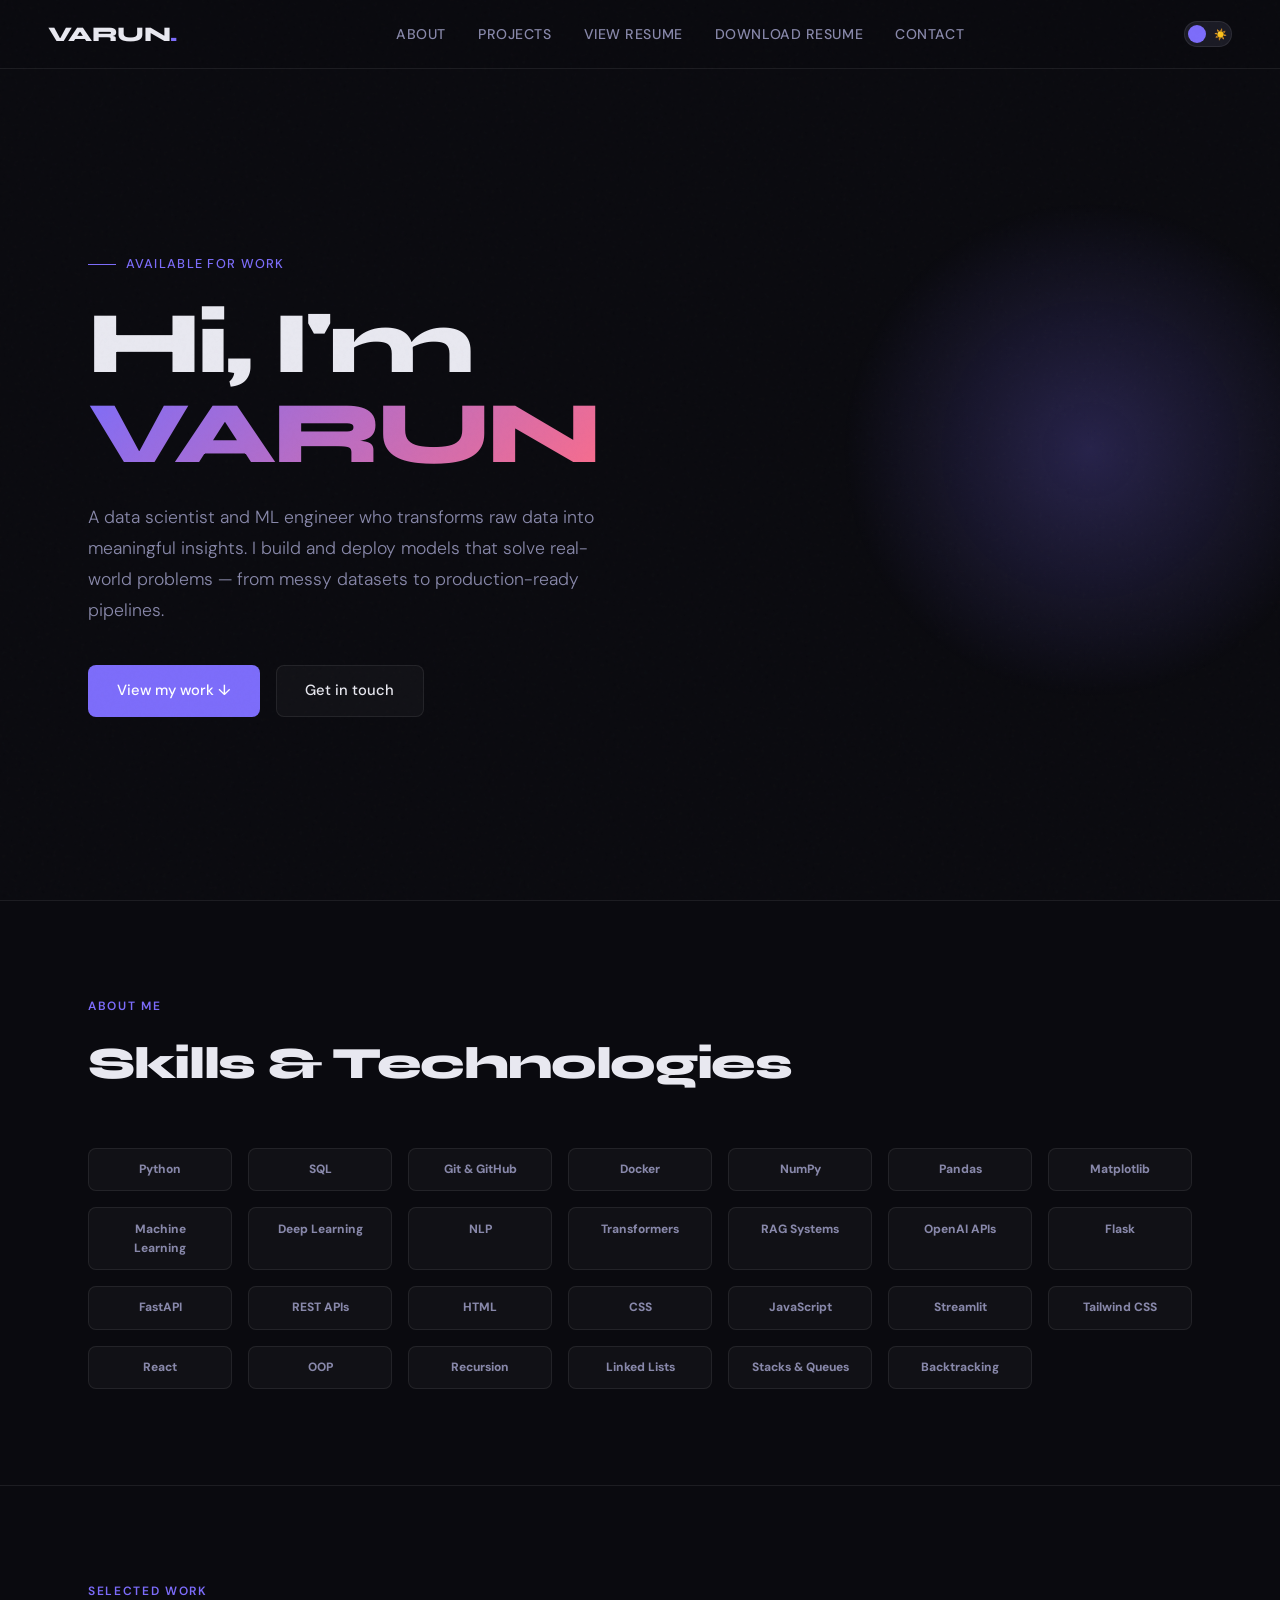
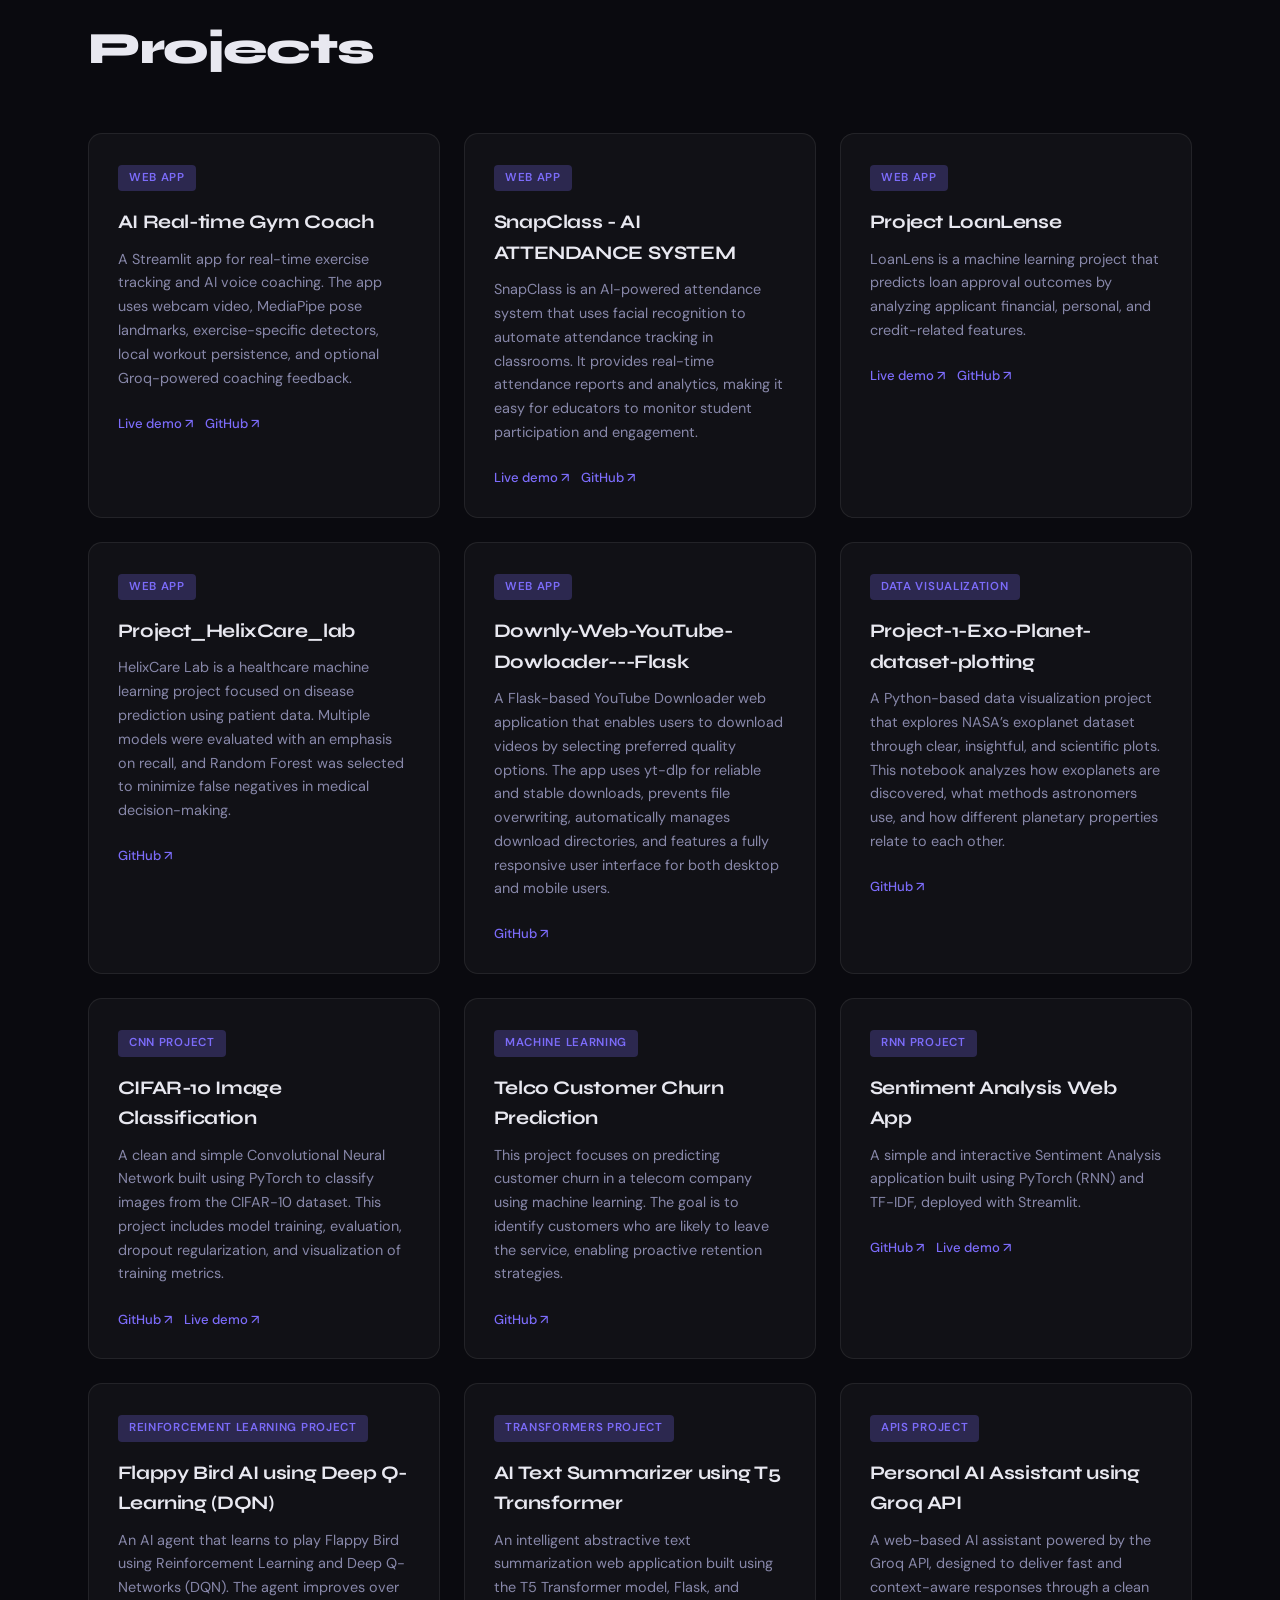
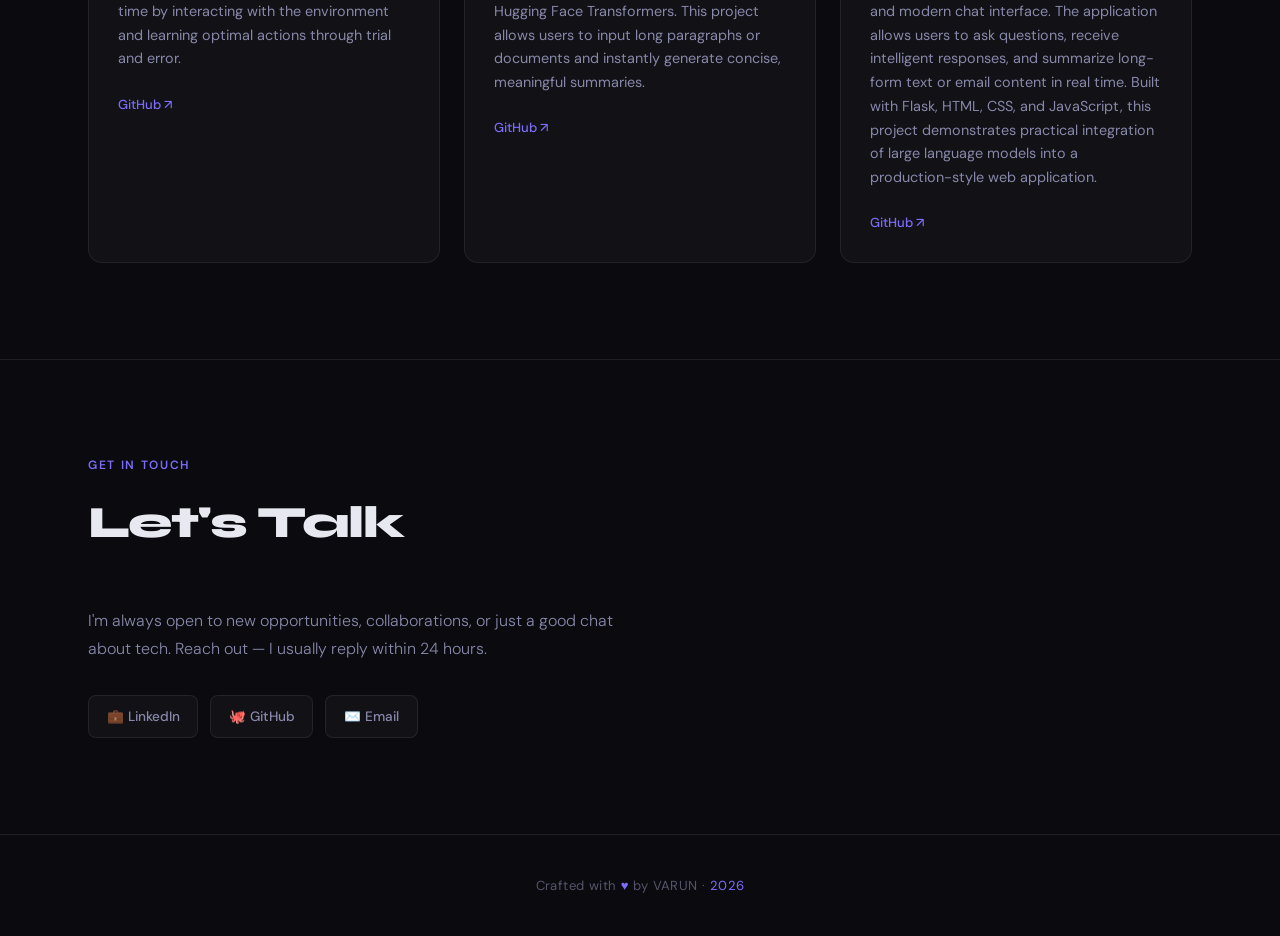
<file: index.html>
<!doctype html>
<html lang="en" data-theme="dark">
  <head>
    <meta charset="UTF-8" />
    <meta name="viewport" content="width=device-width, initial-scale=1.0" />
    <title>Portfolio — VARUN</title>
    <link rel="preconnect" href="https://fonts.googleapis.com" />
    <link rel="preconnect" href="https://fonts.gstatic.com" crossorigin />
    <link
      href="https://fonts.googleapis.com/css2?family=Syne:wght@400;500;600;700;800&family=DM+Sans:ital,opsz,wght@0,9..40,300;0,9..40,400;0,9..40,500;1,9..40,300&display=swap"
      rel="stylesheet"
    />
    <link rel="stylesheet" href="style.css" />
    <link rel="shortcut icon" href="vs.png" type="image/x-icon">
  </head>
  <body>
    <!-- ── NAV ── -->
    <nav>
      <a href="#" class="nav-logo">VARUN<span>.</span></a>
      <ul class="nav-links">
        <li><a href="#about">About</a></li>
        <li><a href="#projects">Projects</a></li>
        <li>
          <a
            href="Varun_Saxena_DS_Resume.pdf"
            target="_blank"
            class="resume-btn"
          >
            View Resume
          </a>
        </li>
        <li>
          <a
            href="/Varun_Saxena_DS_Resume.pdf"
            download="Varun_Saxena_DS_Resume.pdf"
            class="resume-btn"
          >
            Download Resume
          </a>
        </li>
        <li><a href="#contact">Contact</a></li>
      </ul>
      <div class="nav-right">
        <button class="hamburger" id="hamburger" aria-label="Toggle menu">
          <span></span>
          <span></span>
          <span></span>
        </button>
        <button class="theme-toggle" id="themeToggle" aria-label="Toggle theme">
          <span class="theme-icon moon">🌙</span>
          <span class="theme-icon sun">☀️</span>
        </button>
      </div>
    </nav>

    <!-- ── HERO ── -->
    <div style="max-width: 1200px; margin: 0 auto; position: relative">
      <div class="hero">
        <div class="hero-content">
          <div class="hero-eyebrow">Available for work</div>
          <h1>Hi, I'm <span class="gradient-text">VARUN</span></h1>
          <p class="hero-bio">
            A data scientist and ML engineer who transforms raw data into
            meaningful insights. I build and deploy models that solve real-world
            problems — from messy datasets to production-ready pipelines.
          </p>
          <div class="hero-actions">
            <a href="#projects" class="btn btn-primary">View my work ↓</a>
            <a href="#contact" class="btn btn-outline">Get in touch</a>
          </div>
        </div>
        <div class="hero-blob"></div>
      </div>
    </div>

    <div class="section-divider"></div>

    <!-- ── ABOUT / SKILLS ── -->
    <section id="about">
      <div class="reveal">
        <p class="section-label">About me</p>
        <h2 class="section-title">Skills &amp; Technologies</h2>
      </div>
      <div class="skills-grid reveal">
        <!-- Programming & Core -->
        <div class="skill-pill">Python</div>
        <div class="skill-pill">SQL</div>
        <div class="skill-pill">Git & GitHub</div>
        <div class="skill-pill">Docker</div>

        <!-- Data Analysis -->
        <div class="skill-pill">NumPy</div>
        <div class="skill-pill">Pandas</div>
        <div class="skill-pill">Matplotlib</div>

        <!-- Machine Learning & AI -->
        <div class="skill-pill">Machine Learning</div>
        <div class="skill-pill">Deep Learning</div>
        <div class="skill-pill">NLP</div>
        <div class="skill-pill">Transformers</div>
        <div class="skill-pill">RAG Systems</div>
        <div class="skill-pill">OpenAI APIs</div>

        <!-- Backend & APIs -->
        <div class="skill-pill">Flask</div>
        <div class="skill-pill">FastAPI</div>
        <div class="skill-pill">REST APIs</div>

        <!-- Frontend -->
        <div class="skill-pill">HTML</div>
        <div class="skill-pill">CSS</div>
        <div class="skill-pill">JavaScript</div>
        <div class="skill-pill">Streamlit</div>
        <div class="skill-pill">Tailwind CSS</div>
        <div class="skill-pill">React</div>

        <!-- CS Fundamentals -->
        <div class="skill-pill">OOP</div>
        <div class="skill-pill">Recursion</div>
        <div class="skill-pill">Linked Lists</div>
        <div class="skill-pill">Stacks & Queues</div>
        <div class="skill-pill">Backtracking</div>
      </div>
    </section>

    <div class="section-divider"></div>

    <!-- ── PROJECTS ── -->
    <section id="projects">
      <div class="reveal">
        <p class="section-label">Selected work</p>
        <h2 class="section-title">Projects</h2>
      </div>
      <div class="projects-grid">
        <div class="project-card reveal">
          <span class="project-tag">Web App</span>
          <h3>AI Real-time Gym Coach</h3>
          <p>
            A Streamlit app for real-time exercise tracking and AI voice coaching. The app uses webcam video, MediaPipe pose landmarks, exercise-specific detectors, local workout persistence, and optional Groq-powered coaching feedback.
          </p>
          <div class="project-links">
            <a
              href="https://real-time-ai-gym-trainer.netlify.app/"
              class="project-link"
              >Live demo ↗</a
            >
            <a
              href="https://github.com/VarunSaxena07/AI_REAL-TIME_GYM_COACH"
              class="project-link"
              >GitHub ↗</a
            >
          </div>
        </div>
        <div class="project-card reveal">
          <span class="project-tag">Web App</span>
          <h3>SnapClass - AI ATTENDANCE SYSTEM</h3>
          <p>
            SnapClass is an AI-powered attendance system that uses facial
            recognition to automate attendance tracking in classrooms. It
            provides real-time attendance reports and analytics, making it easy
            for educators to monitor student participation and engagement.
          </p>
          <div class="project-links">
            <a
              href="https://snap-class-landing-page-alpha.vercel.app/"
              class="project-link"
              >Live demo ↗</a
            >
            <a
              href="https://github.com/VarunSaxena07/SnapClass-Ai_Attendance_System"
              class="project-link"
              >GitHub ↗</a
            >
          </div>
        </div>
        <div class="project-card reveal">
          <span class="project-tag">Web App</span>
          <h3>Project LoanLense</h3>
          <p>
            LoanLens is a machine learning project that predicts loan approval
            outcomes by analyzing applicant financial, personal, and
            credit-related features.
          </p>
          <div class="project-links">
            <a
              href="https://loanlens-loanpredictor.streamlit.app/"
              class="project-link"
              >Live demo ↗</a
            >
            <a
              href="https://github.com/VarunSaxena07/ML_Project_LoanLens"
              class="project-link"
              >GitHub ↗</a
            >
          </div>
        </div>

        <div class="project-card reveal">
          <span class="project-tag">Web App</span>
          <h3>Project_HelixCare_lab</h3>
          <p>
            HelixCare Lab is a healthcare machine learning project focused on
            disease prediction using patient data. Multiple models were
            evaluated with an emphasis on recall, and Random Forest was selected
            to minimize false negatives in medical decision-making.
          </p>
          <div class="project-links">
            <a
              href="https://github.com/VarunSaxena07/Project_HelixCare_lab"
              class="project-link"
              >GitHub ↗</a
            >
          </div>
        </div>

        <div class="project-card reveal">
          <span class="project-tag">Web App</span>
          <h3>Downly-Web-YouTube-Dowloader---Flask</h3>
          <p>
            A Flask-based YouTube Downloader web application that enables users
            to download videos by selecting preferred quality options. The app
            uses yt-dlp for reliable and stable downloads, prevents file
            overwriting, automatically manages download directories, and
            features a fully responsive user interface for both desktop and
            mobile users.
          </p>
          <div class="project-links">
            <a
              href="https://github.com/VarunSaxena07/Downly-Web-YouTube-Dowloader---Flask"
              class="project-link"
              >GitHub ↗</a
            >
          </div>
        </div>
        <div class="project-card reveal">
          <span class="project-tag">Data visualization</span>
          <h3>Project-1-Exo-Planet-dataset-plotting</h3>
          <p>
            A Python-based data visualization project that explores NASA’s
            exoplanet dataset through clear, insightful, and scientific plots.
            This notebook analyzes how exoplanets are discovered, what methods
            astronomers use, and how different planetary properties relate to
            each other.
          </p>
          <div class="project-links">
            <a
              href="https://github.com/VarunSaxena07/Project-1-Exo-Planet-dataset-plotting"
              class="project-link"
              >GitHub ↗</a
            >
          </div>
        </div>
        <div class="project-card reveal">
          <span class="project-tag">CNN Project</span>
          <h3>CIFAR-10 Image Classification</h3>
          <p>
            A clean and simple Convolutional Neural Network built using PyTorch
            to classify images from the CIFAR-10 dataset. This project includes
            model training, evaluation, dropout regularization, and
            visualization of training metrics.
          </p>
          <div class="project-links">
            <a
              href="https://github.com/VarunSaxena07/pytorch-cifar10-model"
              class="project-link"
              >GitHub ↗</a
            >
            <a
              href="https://image-classifier-cifar10.streamlit.app/"
              class="project-link"
              >Live demo ↗</a
            >
          </div>
        </div>
        <div class="project-card reveal">
          <span class="project-tag">Machine Learning</span>
          <h3>Telco Customer Churn Prediction</h3>
          <p>
            This project focuses on predicting customer churn in a telecom
            company using machine learning. The goal is to identify customers
            who are likely to leave the service, enabling proactive retention
            strategies.
          </p>
          <div class="project-links">
            <a
              href="https://github.com/VarunSaxena07/telco-customer-churn-prediction"
              class="project-link"
              >GitHub ↗</a
            >
          </div>
        </div>
        <div class="project-card reveal">
          <span class="project-tag">RNN Project</span>
          <h3>Sentiment Analysis Web App</h3>
          <p>
            A simple and interactive Sentiment Analysis application built using
            PyTorch (RNN) and TF-IDF, deployed with Streamlit.
          </p>
          <div class="project-links">
            <a
              href="https://github.com/VarunSaxena07/telco-customer-churn-prediction"
              class="project-link"
              >GitHub ↗</a
            >
            <a
              href="https://sentiment--analyzer.streamlit.app/"
              class="project-link"
              >Live demo ↗</a
            >
          </div>
        </div>
        <div class="project-card reveal">
          <span class="project-tag">Reinforcement Learning Project</span>
          <h3>Flappy Bird AI using Deep Q-Learning (DQN)</h3>
          <p>
            An AI agent that learns to play Flappy Bird using Reinforcement
            Learning and Deep Q-Networks (DQN). The agent improves over time by
            interacting with the environment and learning optimal actions
            through trial and error.
          </p>
          <div class="project-links">
            <a
              href="https://github.com/VarunSaxena07/FLAPPY_BIRD"
              class="project-link"
              >GitHub ↗</a
            >
          </div>
        </div>
        <div class="project-card reveal">
          <span class="project-tag">Transformers Project</span>
          <h3>AI Text Summarizer using T5 Transformer</h3>
          <p>
            An intelligent abstractive text summarization web application built
            using the T5 Transformer model, Flask, and Hugging Face
            Transformers. This project allows users to input long paragraphs or
            documents and instantly generate concise, meaningful summaries.
          </p>
          <div class="project-links">
            <a
              href="https://github.com/VarunSaxena07/Ai-TEXT_SUMMARIZER"
              class="project-link"
              >GitHub ↗</a
            >
          </div>
        </div>
        <div class="project-card reveal">
          <span class="project-tag">APIs Project</span>
          <h3>Personal AI Assistant using Groq API</h3>
          <p>
            A web-based AI assistant powered by the Groq API, designed to
            deliver fast and context-aware responses through a clean and modern
            chat interface. The application allows users to ask questions,
            receive intelligent responses, and summarize long-form text or email
            content in real time. Built with Flask, HTML, CSS, and JavaScript,
            this project demonstrates practical integration of large language
            models into a production-style web application.
          </p>
          <div class="project-links">
            <a
              href="https://github.com/VarunSaxena07/PERSONAL_AI_ASSISTANT"
              class="project-link"
              >GitHub ↗</a
            >
          </div>
        </div>
      </div>
    </section>

    <div class="section-divider"></div>

    <!-- ── CONTACT ── -->
    <section id="contact">
      <div class="reveal">
        <p class="section-label">Get in touch</p>
        <h2 class="section-title">Let's Talk</h2>
      </div>
      <div class="contact-grid">
        <div class="contact-text reveal">
          <p>
            I'm always open to new opportunities, collaborations, or just a good
            chat about tech. Reach out — I usually reply within 24 hours.
          </p>
          <div class="social-links">
            <a
              href="https://www.linkedin.com/in/varun-saxena07"
              class="social-link"
              >💼 LinkedIn</a
            >
            <a
              href="https://github.com/VarunSaxena07?tab=repositories"
              class="social-link"
              >🐙 GitHub</a
            >

            <a href="mailto:saxenavarun119@gmail.com" class="social-link"
              >✉️ Email</a
            >
          </div>
        </div>
      </div>
    </section>

    <!-- ── FOOTER ── -->
    <footer>
      Crafted with <span>♥</span> by VARUN · <span id="year"></span>
    </footer>

    <script src="script.js"></script>
  </body>
</html>
</file>
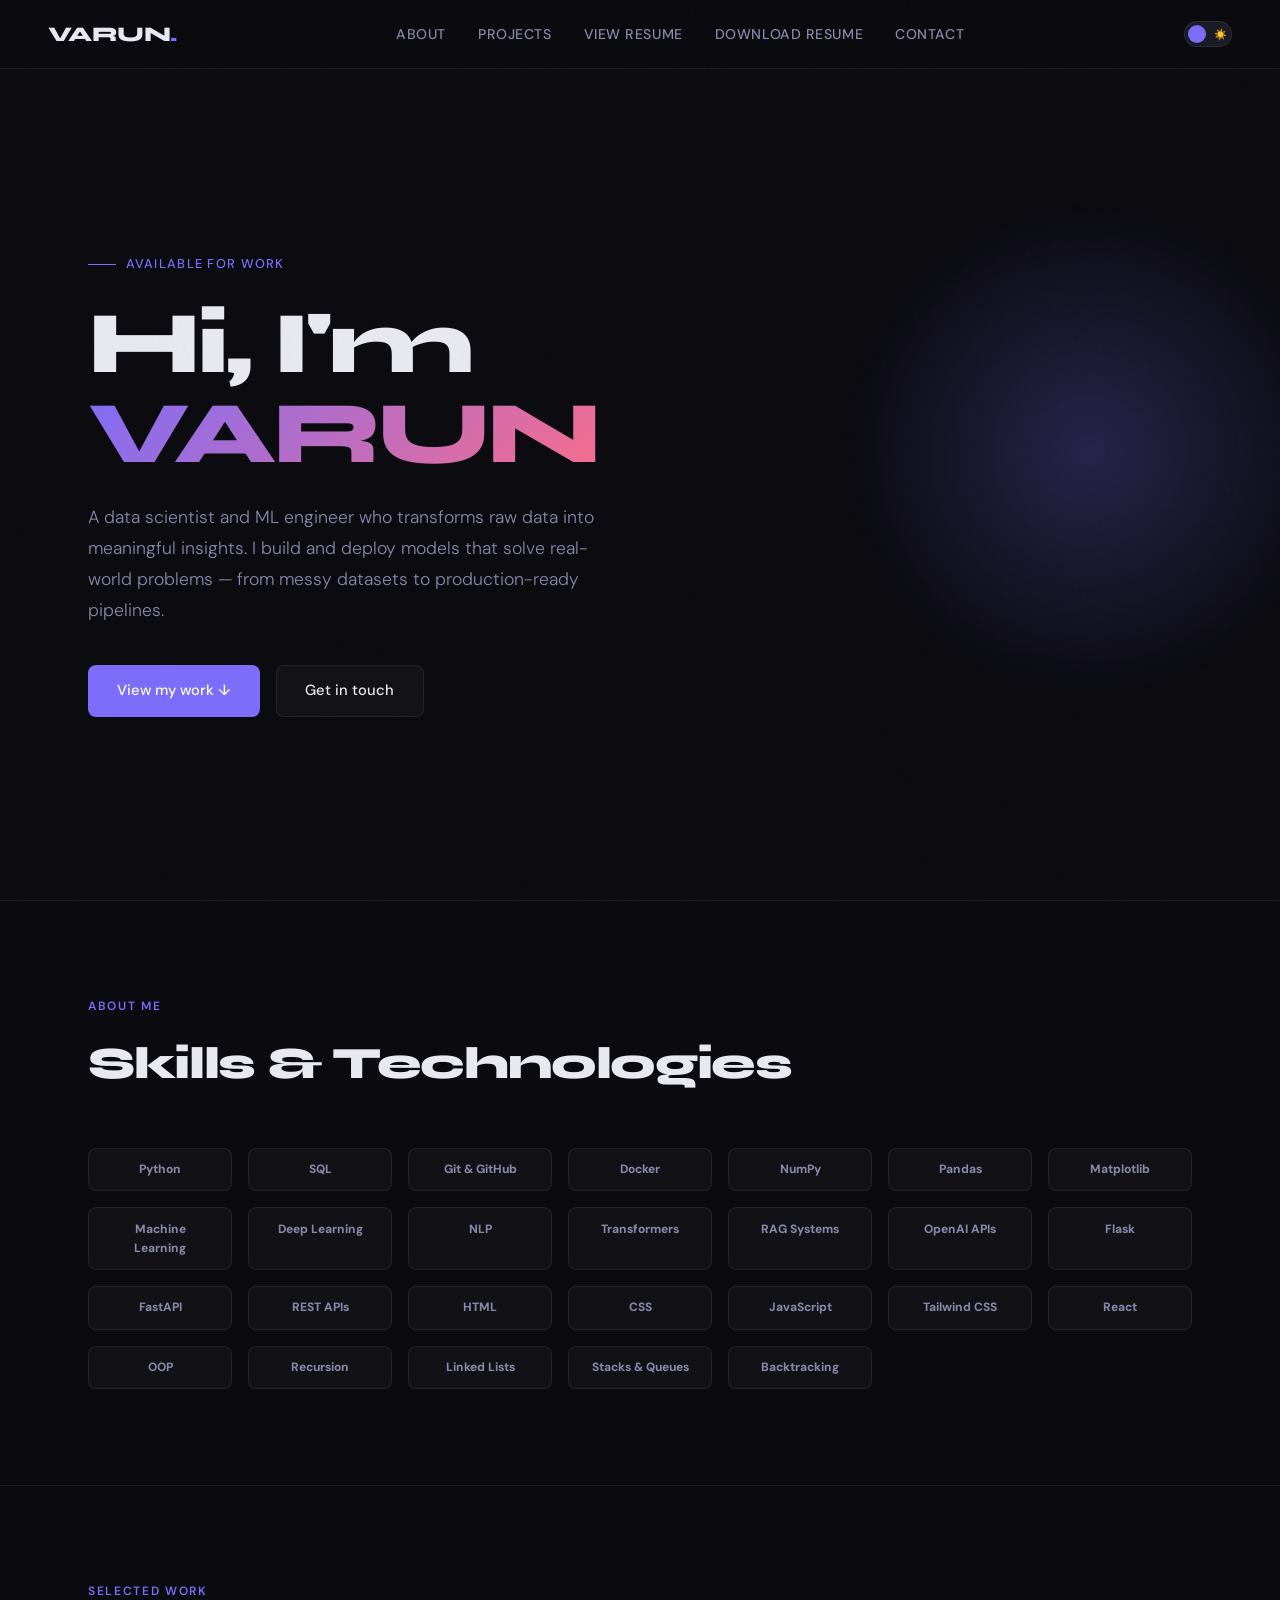
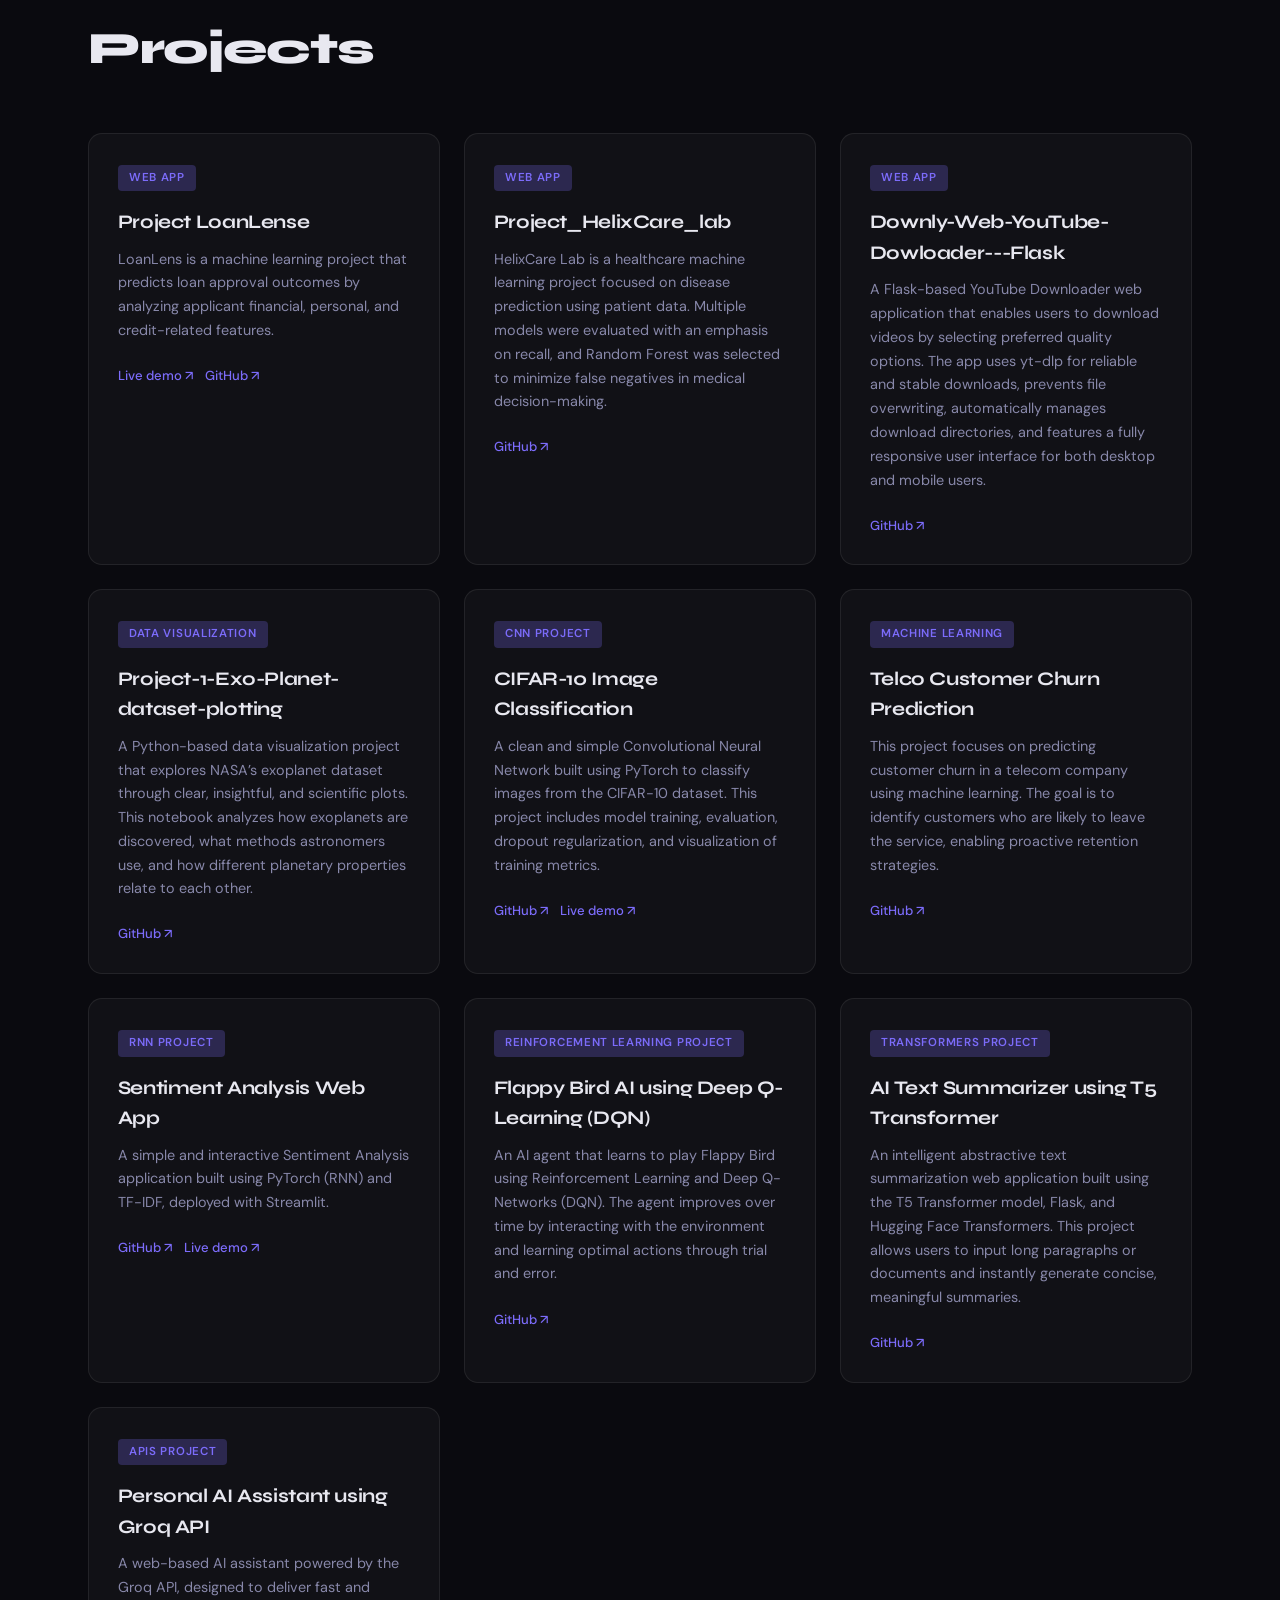
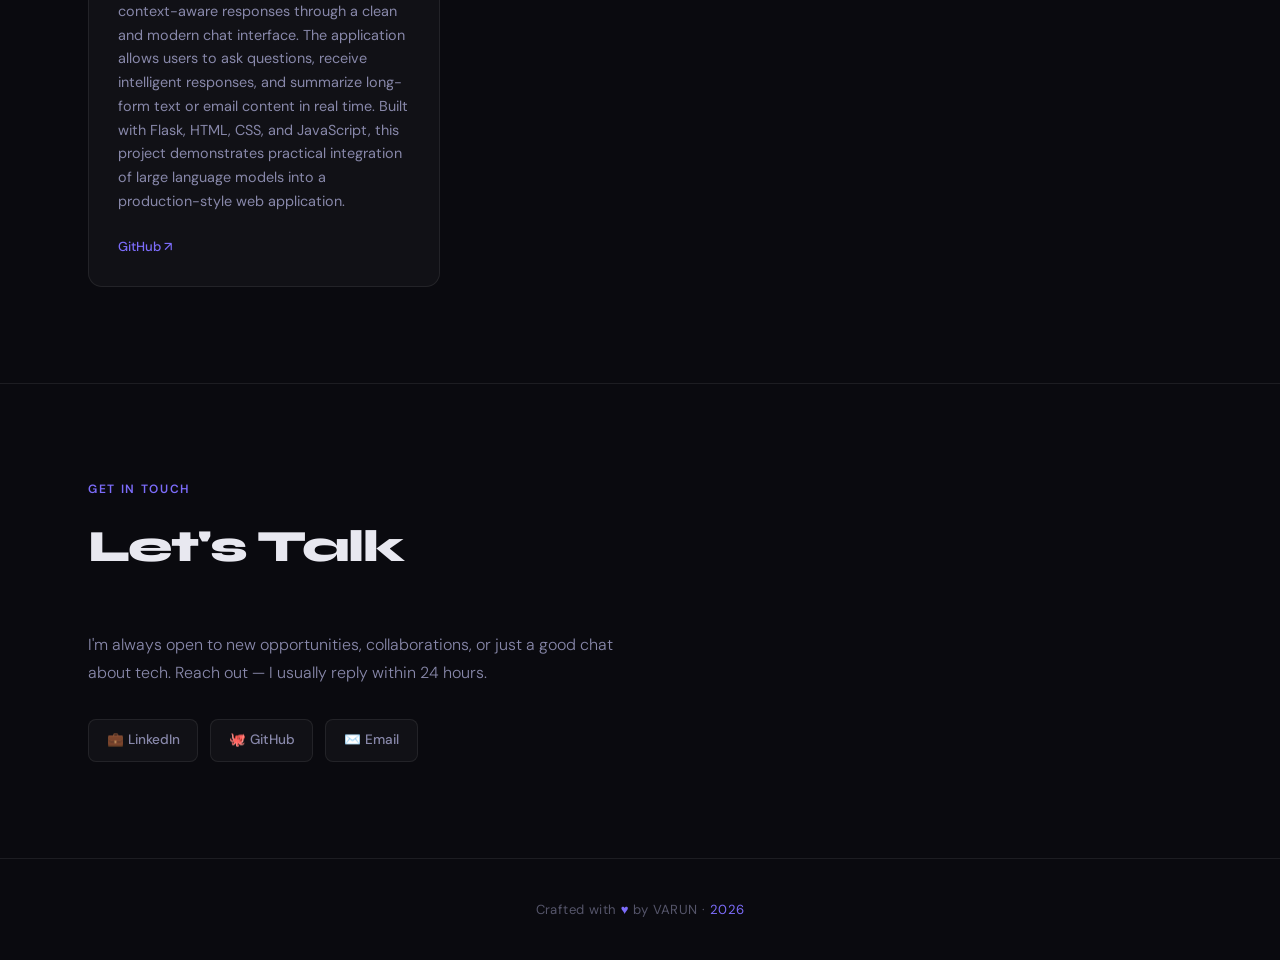
<file: portfolio.html>
<!doctype html>
<html lang="en" data-theme="dark">
  <head>
    <meta charset="UTF-8" />
    <meta name="viewport" content="width=device-width, initial-scale=1.0" />
    <title>Portfolio — VARUN</title>
    <link rel="preconnect" href="https://fonts.googleapis.com" />
    <link rel="preconnect" href="https://fonts.gstatic.com" crossorigin />
    <link
      href="https://fonts.googleapis.com/css2?family=Syne:wght@400;500;600;700;800&family=DM+Sans:ital,opsz,wght@0,9..40,300;0,9..40,400;0,9..40,500;1,9..40,300&display=swap"
      rel="stylesheet"
    />
    <link rel="stylesheet" href="style.css" />
  </head>
  <body>
    <!-- ── NAV ── -->
    <nav>
      <a href="#" class="nav-logo">VARUN<span>.</span></a>
      <ul class="nav-links">
        <li><a href="#about">About</a></li>
        <li><a href="#projects">Projects</a></li>
        <li>
          <a href="VARUN SAXENA_RESUME.pdf" target="_blank" class="resume-btn">
            View Resume
          </a>
        </li>

        <li>
          <a
            href="VARUN SAXENA_RESUME.pdf"
            download="Varun_Resume.pdf"
            class="resume-btn"
          >
            Download Resume
          </a>
        </li>
        <li><a href="#contact">Contact</a></li>
      </ul>
      <div class="nav-right">
        <button class="theme-toggle" id="themeToggle" aria-label="Toggle theme">
          <span class="theme-icon moon">🌙</span>
          <span class="theme-icon sun">☀️</span>
        </button>
      </div>
    </nav>

    <!-- ── HERO ── -->
    <div style="max-width: 1200px; margin: 0 auto; position: relative">
      <div class="hero">
        <div class="hero-content">
          <div class="hero-eyebrow">Available for work</div>
          <h1>Hi, I'm <span class="gradient-text">VARUN</span></h1>
          <p class="hero-bio">
            A data scientist and ML engineer who transforms raw data into
            meaningful insights. I build and deploy models that solve real-world
            problems — from messy datasets to production-ready pipelines.
          </p>
          <div class="hero-actions">
            <a href="#projects" class="btn btn-primary">View my work ↓</a>
            <a href="#contact" class="btn btn-outline">Get in touch</a>
          </div>
        </div>
        <div class="hero-blob"></div>
      </div>
    </div>

    <div class="section-divider"></div>

    <!-- ── ABOUT / SKILLS ── -->
    <section id="about">
      <div class="reveal">
        <p class="section-label">About me</p>
        <h2 class="section-title">Skills &amp; Technologies</h2>
      </div>
      <div class="skills-grid reveal">
        <!-- Programming & Core -->
        <div class="skill-pill">Python</div>
        <div class="skill-pill">SQL</div>
        <div class="skill-pill">Git & GitHub</div>
        <div class="skill-pill">Docker</div>

        <!-- Data Analysis -->
        <div class="skill-pill">NumPy</div>
        <div class="skill-pill">Pandas</div>
        <div class="skill-pill">Matplotlib</div>

        <!-- Machine Learning & AI -->
        <div class="skill-pill">Machine Learning</div>
        <div class="skill-pill">Deep Learning</div>
        <div class="skill-pill">NLP</div>
        <div class="skill-pill">Transformers</div>
        <div class="skill-pill">RAG Systems</div>
        <div class="skill-pill">OpenAI APIs</div>

        <!-- Backend & APIs -->
        <div class="skill-pill">Flask</div>
        <div class="skill-pill">FastAPI</div>
        <div class="skill-pill">REST APIs</div>

        <!-- Frontend -->
        <div class="skill-pill">HTML</div>
        <div class="skill-pill">CSS</div>
        <div class="skill-pill">JavaScript</div>
        <div class="skill-pill">Tailwind CSS</div>
        <div class="skill-pill">React</div>

        <!-- CS Fundamentals -->
        <div class="skill-pill">OOP</div>
        <div class="skill-pill">Recursion</div>
        <div class="skill-pill">Linked Lists</div>
        <div class="skill-pill">Stacks & Queues</div>
        <div class="skill-pill">Backtracking</div>
      </div>
    </section>

    <div class="section-divider"></div>

    <!-- ── PROJECTS ── -->
    <section id="projects">
      <div class="reveal">
        <p class="section-label">Selected work</p>
        <h2 class="section-title">Projects</h2>
      </div>
      <div class="projects-grid">
        <div class="project-card reveal">
          <span class="project-tag">Web App</span>
          <h3>Project LoanLense</h3>
          <p>
            LoanLens is a machine learning project that predicts loan approval
            outcomes by analyzing applicant financial, personal, and
            credit-related features.
          </p>
          <div class="project-links">
            <a
              href="https://loanlens-loanpredictor.streamlit.app/"
              class="project-link"
              >Live demo ↗</a
            >
            <a
              href="https://github.com/VarunSaxena07/ML_Project_LoanLens"
              class="project-link"
              >GitHub ↗</a
            >
          </div>
        </div>

        <div class="project-card reveal">
          <span class="project-tag">Web App</span>
          <h3>Project_HelixCare_lab</h3>
          <p>
            HelixCare Lab is a healthcare machine learning project focused on
            disease prediction using patient data. Multiple models were
            evaluated with an emphasis on recall, and Random Forest was selected
            to minimize false negatives in medical decision-making.
          </p>
          <div class="project-links">
            <a
              href="https://github.com/VarunSaxena07/Project_HelixCare_lab"
              class="project-link"
              >GitHub ↗</a
            >
          </div>
        </div>

        <div class="project-card reveal">
          <span class="project-tag">Web App</span>
          <h3>Downly-Web-YouTube-Dowloader---Flask</h3>
          <p>
            A Flask-based YouTube Downloader web application that enables users
            to download videos by selecting preferred quality options. The app
            uses yt-dlp for reliable and stable downloads, prevents file
            overwriting, automatically manages download directories, and
            features a fully responsive user interface for both desktop and
            mobile users.
          </p>
          <div class="project-links">
            <a
              href="https://github.com/VarunSaxena07/Downly-Web-YouTube-Dowloader---Flask"
              class="project-link"
              >GitHub ↗</a
            >
          </div>
        </div>
        <div class="project-card reveal">
          <span class="project-tag">Data visualization</span>
          <h3>Project-1-Exo-Planet-dataset-plotting</h3>
          <p>
            A Python-based data visualization project that explores NASA’s
            exoplanet dataset through clear, insightful, and scientific plots.
            This notebook analyzes how exoplanets are discovered, what methods
            astronomers use, and how different planetary properties relate to
            each other.
          </p>
          <div class="project-links">
            <a
              href="https://github.com/VarunSaxena07/Project-1-Exo-Planet-dataset-plotting"
              class="project-link"
              >GitHub ↗</a
            >
          </div>
        </div>
        <div class="project-card reveal">
          <span class="project-tag">CNN Project</span>
          <h3>CIFAR-10 Image Classification</h3>
          <p>
            A clean and simple Convolutional Neural Network built using PyTorch
            to classify images from the CIFAR-10 dataset. This project includes
            model training, evaluation, dropout regularization, and
            visualization of training metrics.
          </p>
          <div class="project-links">
            <a
              href="https://github.com/VarunSaxena07/pytorch-cifar10-model"
              class="project-link"
              >GitHub ↗</a
            >
            <a
              href="https://image-classifier-cifar10.streamlit.app/"
              class="project-link"
              >Live demo ↗</a
            >
          </div>
        </div>
        <div class="project-card reveal">
          <span class="project-tag">Machine Learning</span>
          <h3>Telco Customer Churn Prediction</h3>
          <p>
            This project focuses on predicting customer churn in a telecom
            company using machine learning. The goal is to identify customers
            who are likely to leave the service, enabling proactive retention
            strategies.
          </p>
          <div class="project-links">
            <a
              href="https://github.com/VarunSaxena07/telco-customer-churn-prediction"
              class="project-link"
              >GitHub ↗</a
            >
          </div>
        </div>
        <div class="project-card reveal">
          <span class="project-tag">RNN Project</span>
          <h3>Sentiment Analysis Web App</h3>
          <p>
            A simple and interactive Sentiment Analysis application built using
            PyTorch (RNN) and TF-IDF, deployed with Streamlit.
          </p>
          <div class="project-links">
            <a
              href="https://github.com/VarunSaxena07/telco-customer-churn-prediction"
              class="project-link"
              >GitHub ↗</a
            >
            <a
              href="https://sentiment--analyzer.streamlit.app/"
              class="project-link"
              >Live demo ↗</a
            >
          </div>
        </div>
        <div class="project-card reveal">
          <span class="project-tag">Reinforcement Learning Project</span>
          <h3>Flappy Bird AI using Deep Q-Learning (DQN)</h3>
          <p>
            An AI agent that learns to play Flappy Bird using Reinforcement
            Learning and Deep Q-Networks (DQN). The agent improves over time by
            interacting with the environment and learning optimal actions
            through trial and error.
          </p>
          <div class="project-links">
            <a
              href="https://github.com/VarunSaxena07/FLAPPY_BIRD"
              class="project-link"
              >GitHub ↗</a
            >
          </div>
        </div>
        <div class="project-card reveal">
          <span class="project-tag">Transformers Project</span>
          <h3>AI Text Summarizer using T5 Transformer</h3>
          <p>
            An intelligent abstractive text summarization web application built
            using the T5 Transformer model, Flask, and Hugging Face
            Transformers. This project allows users to input long paragraphs or
            documents and instantly generate concise, meaningful summaries.
          </p>
          <div class="project-links">
            <a
              href="https://github.com/VarunSaxena07/Ai-TEXT_SUMMARIZER"
              class="project-link"
              >GitHub ↗</a
            >
          </div>
        </div>
        <div class="project-card reveal">
          <span class="project-tag">APIs Project</span>
          <h3>Personal AI Assistant using Groq API</h3>
          <p>
            A web-based AI assistant powered by the Groq API, designed to
            deliver fast and context-aware responses through a clean and modern
            chat interface. The application allows users to ask questions,
            receive intelligent responses, and summarize long-form text or email
            content in real time. Built with Flask, HTML, CSS, and JavaScript,
            this project demonstrates practical integration of large language
            models into a production-style web application.
          </p>
          <div class="project-links">
            <a
              href="https://github.com/VarunSaxena07/PERSONAL_AI_ASSISTANT"
              class="project-link"
              >GitHub ↗</a
            >
          </div>
        </div>
      </div>
    </section>

    <div class="section-divider"></div>

    <!-- ── CONTACT ── -->
    <section id="contact">
      <div class="reveal">
        <p class="section-label">Get in touch</p>
        <h2 class="section-title">Let's Talk</h2>
      </div>
      <div class="contact-grid">
        <div class="contact-text reveal">
          <p>
            I'm always open to new opportunities, collaborations, or just a good
            chat about tech. Reach out — I usually reply within 24 hours.
          </p>
          <div class="social-links">
            <a
              href="www.linkedin.com/in/varun-saxena-777b95359"
              class="social-link"
              >💼 LinkedIn</a
            >
            <a
              href="https://github.com/VarunSaxena07?tab=repositories"
              class="social-link"
              >🐙 GitHub</a
            >

            <a href="mailto:saxenavarun119@gmail.com" class="social-link"
              >✉️ Email</a
            >
          </div>
        </div>
      </div>
    </section>

    <!-- ── FOOTER ── -->
    <footer>
      Crafted with <span>♥</span> by VARUN · <span id="year"></span>
    </footer>

    <script src="script.js"></script>
  </body>
</html>
</file>
<file: style.css>
*,
*::before,
*::after {
  box-sizing: border-box;
  margin: 0;
  padding: 0;
}

:root {
  --ease: cubic-bezier(0.4, 0, 0.2, 1);
  --transition: 0.35s var(--ease);
}

[data-theme="dark"] {
  --bg: #0a0a0f;
  --bg2: #111118;
  --bg3: #1a1a24;
  --border: rgba(255, 255, 255, 0.08);
  --text: #e8e8f0;
  --text2: #8888aa;
  --text3: #55556a;
  --accent: #7c6cfa;
  --accent2: #fa6c8a;
  --glow: rgba(124, 108, 250, 0.25);
  --card-bg: rgba(255, 255, 255, 0.03);
  --card-hover: rgba(255, 255, 255, 0.06);
  --nav-bg: rgba(10, 10, 15, 0.85);
}

[data-theme="light"] {
  --bg: #f5f4f0;
  --bg2: #eeecea;
  --bg3: #e5e2de;
  --border: rgba(0, 0, 0, 0.1);
  --text: #1a1a2e;
  --text2: #55556a;
  --text3: #9999b0;
  --accent: #5a48e8;
  --accent2: #e83860;
  --glow: rgba(90, 72, 232, 0.15);
  --card-bg: rgba(255, 255, 255, 0.6);
  --card-hover: rgba(255, 255, 255, 0.9);
  --nav-bg: rgba(245, 244, 240, 0.88);
}

html {
  scroll-behavior: smooth;
}

body {
  font-family: "DM Sans", sans-serif;
  background: var(--bg);
  color: var(--text);
  transition:
    background var(--transition),
    color var(--transition);
  overflow-x: hidden;
  line-height: 1.6;
}

/* ── NOISE TEXTURE ── */
body::before {
  content: "";
  position: fixed;
  inset: 0;
  background-image: url("data:image/svg+xml,%3Csvg viewBox='0 0 256 256' xmlns='http://www.w3.org/2000/svg'%3E%3Cfilter id='noise'%3E%3CfeTurbulence type='fractalNoise' baseFrequency='0.9' numOctaves='4' stitchTiles='stitch'/%3E%3C/filter%3E%3Crect width='100%25' height='100%25' filter='url(%23noise)' opacity='0.04'/%3E%3C/svg%3E");
  pointer-events: none;
  z-index: 9999;
  opacity: 0.5;
}

/* ── NAV ── */
nav {
  position: fixed;
  top: 0;
  left: 0;
  right: 0;
  z-index: 100;
  display: flex;
  align-items: center;
  justify-content: space-between;
  padding: 1.1rem 3rem;
  background: var(--nav-bg);
  backdrop-filter: blur(20px);
  border-bottom: 1px solid var(--border);
  transition:
    background var(--transition),
    border-color var(--transition);
}

.nav-logo {
  font-family: "Syne", sans-serif;
  font-weight: 800;
  font-size: 1.3rem;
  letter-spacing: -0.03em;
  color: var(--text);
  text-decoration: none;
}

.nav-logo span {
  color: var(--accent);
}

.nav-links {
  display: flex;
  align-items: center;
  gap: 2rem;
  list-style: none;
}

.nav-links a {
  font-size: 0.88rem;
  font-weight: 500;
  letter-spacing: 0.04em;
  text-transform: uppercase;
  color: var(--text2);
  text-decoration: none;
  transition: color 0.2s;
}

.nav-links a:hover {
  color: var(--text);
}

.nav-right {
  display: flex;
  align-items: center;
  gap: 1rem;
}

/* ── THEME TOGGLE ── */
.theme-toggle {
  width: 48px;
  height: 26px;
  border-radius: 999px;
  background: var(--bg3);
  border: 1px solid var(--border);
  cursor: pointer;
  position: relative;
  transition: background var(--transition);
  flex-shrink: 0;
}

.theme-toggle::after {
  content: "";
  position: absolute;
  top: 3px;
  left: 3px;
  width: 18px;
  height: 18px;
  border-radius: 50%;
  background: var(--accent);
  transition:
    transform 0.3s var(--ease),
    background var(--transition);
}

[data-theme="light"] .theme-toggle::after {
  transform: translateX(22px);
}

.theme-icon {
  position: absolute;
  top: 50%;
  transform: translateY(-50%);
  font-size: 0.65rem;
  user-select: none;
  pointer-events: none;
}

.theme-icon.moon {
  left: 5px;
}
.theme-icon.sun {
  right: 4px;
}

/* ── HERO ── */
.hero {
  min-height: 100vh;
  display: flex;
  align-items: center;
  padding: 8rem 3rem 4rem;
  max-width: 1200px;
  margin: 0 auto;
  position: relative;
}

.hero-content {
  max-width: 720px;
}

.hero-eyebrow {
  display: inline-flex;
  align-items: center;
  gap: 0.6rem;
  font-size: 0.8rem;
  font-weight: 500;
  letter-spacing: 0.1em;
  text-transform: uppercase;
  color: var(--accent);
  margin-bottom: 1.5rem;
  animation: fadeUp 0.7s var(--ease) both;
}

.hero-eyebrow::before {
  content: "";
  width: 28px;
  height: 1.5px;
  background: var(--accent);
  display: block;
}

h1 {
  font-family: "Syne", sans-serif;
  font-size: clamp(3rem, 7vw, 5.5rem);
  font-weight: 800;
  line-height: 1.02;
  letter-spacing: -0.04em;
  color: var(--text);
  margin-bottom: 1.5rem;
  animation: fadeUp 0.7s 0.1s var(--ease) both;
}

h1 .gradient-text {
  background: linear-gradient(135deg, var(--accent), var(--accent2));
  -webkit-background-clip: text;
  -webkit-text-fill-color: transparent;
  background-clip: text;
}

.hero-bio {
  font-size: 1.1rem;
  color: var(--text2);
  max-width: 520px;
  line-height: 1.75;
  margin-bottom: 2.5rem;
  font-weight: 300;
  animation: fadeUp 0.7s 0.2s var(--ease) both;
}

.hero-actions {
  display: flex;
  gap: 1rem;
  flex-wrap: wrap;
  animation: fadeUp 0.7s 0.3s var(--ease) both;
}

.btn {
  display: inline-flex;
  align-items: center;
  gap: 0.5rem;
  padding: 0.8rem 1.8rem;
  border-radius: 8px;
  font-family: "DM Sans", sans-serif;
  font-size: 0.92rem;
  font-weight: 500;
  text-decoration: none;
  cursor: pointer;
  transition:
    transform 0.2s,
    box-shadow 0.2s,
    background 0.2s;
  border: none;
  outline: none;
}

.btn-primary {
  background: var(--accent);
  color: #fff;
  box-shadow: 0 0 0 0 var(--glow);
}

.btn-primary:hover {
  transform: translateY(-2px);
  box-shadow: 0 8px 30px var(--glow);
}

.btn-outline {
  background: transparent;
  color: var(--text);
  border: 1px solid var(--border);
  background: var(--card-bg);
}

.btn-outline:hover {
  background: var(--card-hover);
  transform: translateY(-2px);
}

.hero-blob {
  position: absolute;
  right: -100px;
  top: 50%;
  transform: translateY(-50%);
  width: 500px;
  height: 500px;
  border-radius: 50%;
  background: radial-gradient(circle, var(--glow) 0%, transparent 70%);
  pointer-events: none;
  animation: pulse 6s ease-in-out infinite;
}

/* ── SECTIONS ── */
section {
  padding: 6rem 3rem;
  max-width: 1200px;
  margin: 0 auto;
}

.section-label {
  font-size: 0.75rem;
  font-weight: 600;
  letter-spacing: 0.14em;
  text-transform: uppercase;
  color: var(--accent);
  margin-bottom: 0.75rem;
}

.section-title {
  font-family: "Syne", sans-serif;
  font-size: clamp(1.8rem, 3.5vw, 2.8rem);
  font-weight: 800;
  letter-spacing: -0.03em;
  color: var(--text);
  margin-bottom: 3rem;
}

.section-divider {
  width: 100%;
  height: 1px;
  background: var(--border);
  margin: 0 auto;
}

/* ── SKILLS ── */
.skills-grid {
  display: grid;
  grid-template-columns: repeat(auto-fill, minmax(140px, 1fr));
  gap: 1rem;
}

.skill-pill {
  padding: 0.7rem 1.2rem;
  background: var(--card-bg);
  border: 1px solid var(--border);
  border-radius: 8px;
  font-size: 0.75rem;
  font-weight: 800;
  color: var(--text2);
  text-align: center;
  transition:
    background 0.2s,
    color 0.2s,
    border-color 0.2s,
    transform 0.2s;
  cursor: default;
}

.skill-pill:hover {
  background: var(--card-hover);
  color: var(--text);
  border-color: var(--accent);
  transform: translateY(-2px);
}

/* ── PROJECTS ── */
.projects-grid {
  display: grid;
  grid-template-columns: repeat(auto-fill, minmax(320px, 1fr));
  gap: 1.5rem;
}

.project-card {
  background: var(--card-bg);
  border: 1px solid var(--border);
  border-radius: 14px;
  padding: 1.8rem;
  transition:
    background 0.25s,
    border-color 0.25s,
    transform 0.25s,
    box-shadow 0.25s;
  position: relative;
  overflow: hidden;
}

.project-card::before {
  content: "";
  position: absolute;
  top: 0;
  left: 0;
  right: 0;
  height: 2px;
  background: linear-gradient(90deg, var(--accent), var(--accent2));
  opacity: 0;
  transition: opacity 0.3s;
}

.project-card:hover {
  background: var(--card-hover);
  border-color: rgba(124, 108, 250, 0.3);
  transform: translateY(-4px);
  box-shadow: 0 16px 40px rgba(0, 0, 0, 0.15);
}

.project-card:hover::before {
  opacity: 1;
}

.project-tag {
  display: inline-block;
  padding: 0.25rem 0.7rem;
  background: var(--glow);
  color: var(--accent);
  border-radius: 4px;
  font-size: 0.72rem;
  font-weight: 600;
  letter-spacing: 0.06em;
  text-transform: uppercase;
  margin-bottom: 1rem;
}

.project-card h3 {
  font-family: "Syne", sans-serif;
  font-size: 1.2rem;
  font-weight: 700;
  color: var(--text);
  margin-bottom: 0.6rem;
  letter-spacing: -0.02em;
}

.project-card p {
  font-size: 0.9rem;
  color: var(--text2);
  line-height: 1.65;
  margin-bottom: 1.4rem;
}

.project-links {
  display: flex;
  gap: 0.75rem;
}

.project-link {
  font-size: 0.82rem;
  font-weight: 500;
  color: var(--accent);
  text-decoration: none;
  display: flex;
  align-items: center;
  gap: 0.3rem;
  transition: color 0.2s;
}

.project-link:hover {
  color: var(--accent2);
}

/* ── CONTACT ── */
/* #contact{
    display: grid;
    justify-content: center;
    align-items: center;
} */
.contact-grid {
  display: grid;
  grid-template-columns: 1fr 1fr;
  gap: 3rem;
  align-items: end;
}

.contact-text p {
  color: var(--text2);
  font-size: 1rem;
  line-height: 1.75;
  margin-bottom: 2rem;
  font-weight: 300;
}

.social-links {
  display: flex;
  gap: 0.75rem;
  flex-wrap: wrap;
}

.social-link {
  padding: 0.6rem 1.1rem;
  background: var(--card-bg);
  border: 1px solid var(--border);
  border-radius: 8px;
  font-size: 0.85rem;
  font-weight: 500;
  color: var(--text2);
  text-decoration: none;
  transition:
    background 0.2s,
    color 0.2s,
    border-color 0.2s,
    transform 0.2s;
  display: flex;
  align-items: center;
  gap: 0.4rem;
}

.social-link:hover {
  background: var(--card-hover);
  color: var(--text);
  border-color: var(--accent);
  transform: translateY(-2px);
}

/* ── FOOTER ── */
footer {
  text-align: center;
  padding: 2.5rem 3rem;
  border-top: 1px solid var(--border);
  color: var(--text3);
  font-size: 0.82rem;
  letter-spacing: 0.03em;
}

footer span {
  color: var(--accent);
}

/* ── ANIMATIONS ── */
@keyframes fadeUp {
  from {
    opacity: 0;
    transform: translateY(20px);
  }
  to {
    opacity: 1;
    transform: translateY(0);
  }
}

@keyframes pulse {
  0%,
  100% {
    opacity: 0.6;
    transform: translateY(-50%) scale(1);
  }
  50% {
    opacity: 1;
    transform: translateY(-50%) scale(1.08);
  }
}

.reveal {
  opacity: 0;
  transform: translateY(24px);
  transition:
    opacity 0.65s var(--ease),
    transform 0.65s var(--ease);
}

.reveal.visible {
  opacity: 1;
  transform: translateY(0);
}

/* ── RESPONSIVE ── */
/* ── RESPONSIVE ── */
@media (max-width: 768px) {
  nav {
    padding: 1rem 1.5rem;
  }
  section {
    padding: 4rem 1.5rem;
  }
  .hero {
    padding: 7rem 1.5rem 3rem;
  }
  .contact-grid {
    grid-template-columns: 1fr;
    gap: 2rem;
  }
  .hero-blob {
    display: none;
  }
  .hamburger {
    display: flex;
  }
  .nav-links {
  display: flex;
  flex-direction: column;
  position: fixed;
  top: 60px;
  left: 0;
  right: 0;
  background: var(--nav-bg);
  backdrop-filter: blur(20px);
  border-bottom: 1px solid var(--border);
  padding: 1.5rem 2rem;
  gap: 1.2rem;
  transform: translateY(-110%);
  transition: transform 0.35s var(--ease), visibility 0.35s var(--ease);
  z-index: 99;
  visibility: hidden;
}

.nav-links.open {
  transform: translateY(0);
  visibility: visible;
}
}

.hamburger {
  display: none;
  flex-direction: column;
  justify-content: center;
  gap: 5px;
  background: none;
  border: none;
  cursor: pointer;
  padding: 4px;
}

.hamburger span {
  display: block;
  width: 22px;
  height: 2px;
  background: var(--text);
  border-radius: 2px;
  transition: transform 0.3s var(--ease), opacity 0.3s;
}

.hamburger.open span:nth-child(1) { transform: translateY(7px) rotate(45deg); }
.hamburger.open span:nth-child(2) { opacity: 0; }
.hamburger.open span:nth-child(3) { transform: translateY(-7px) rotate(-45deg); }

@media (max-width: 768px) {
  .hamburger {
    display: flex;
  }

  .nav-links {
    display: flex;               /* override the display:none */
    flex-direction: column;
    position: fixed;
    top: 60px;
    left: 0;
    right: 0;
    background: var(--nav-bg);
    backdrop-filter: blur(20px);
    border-bottom: 1px solid var(--border);
    padding: 1.5rem 2rem;
    gap: 1.2rem;
    transform: translateY(-110%);
    transition: transform 0.35s var(--ease);
    z-index: 99;
  }

  .nav-links.open {
    transform: translateY(0);
  }
}
</file>
